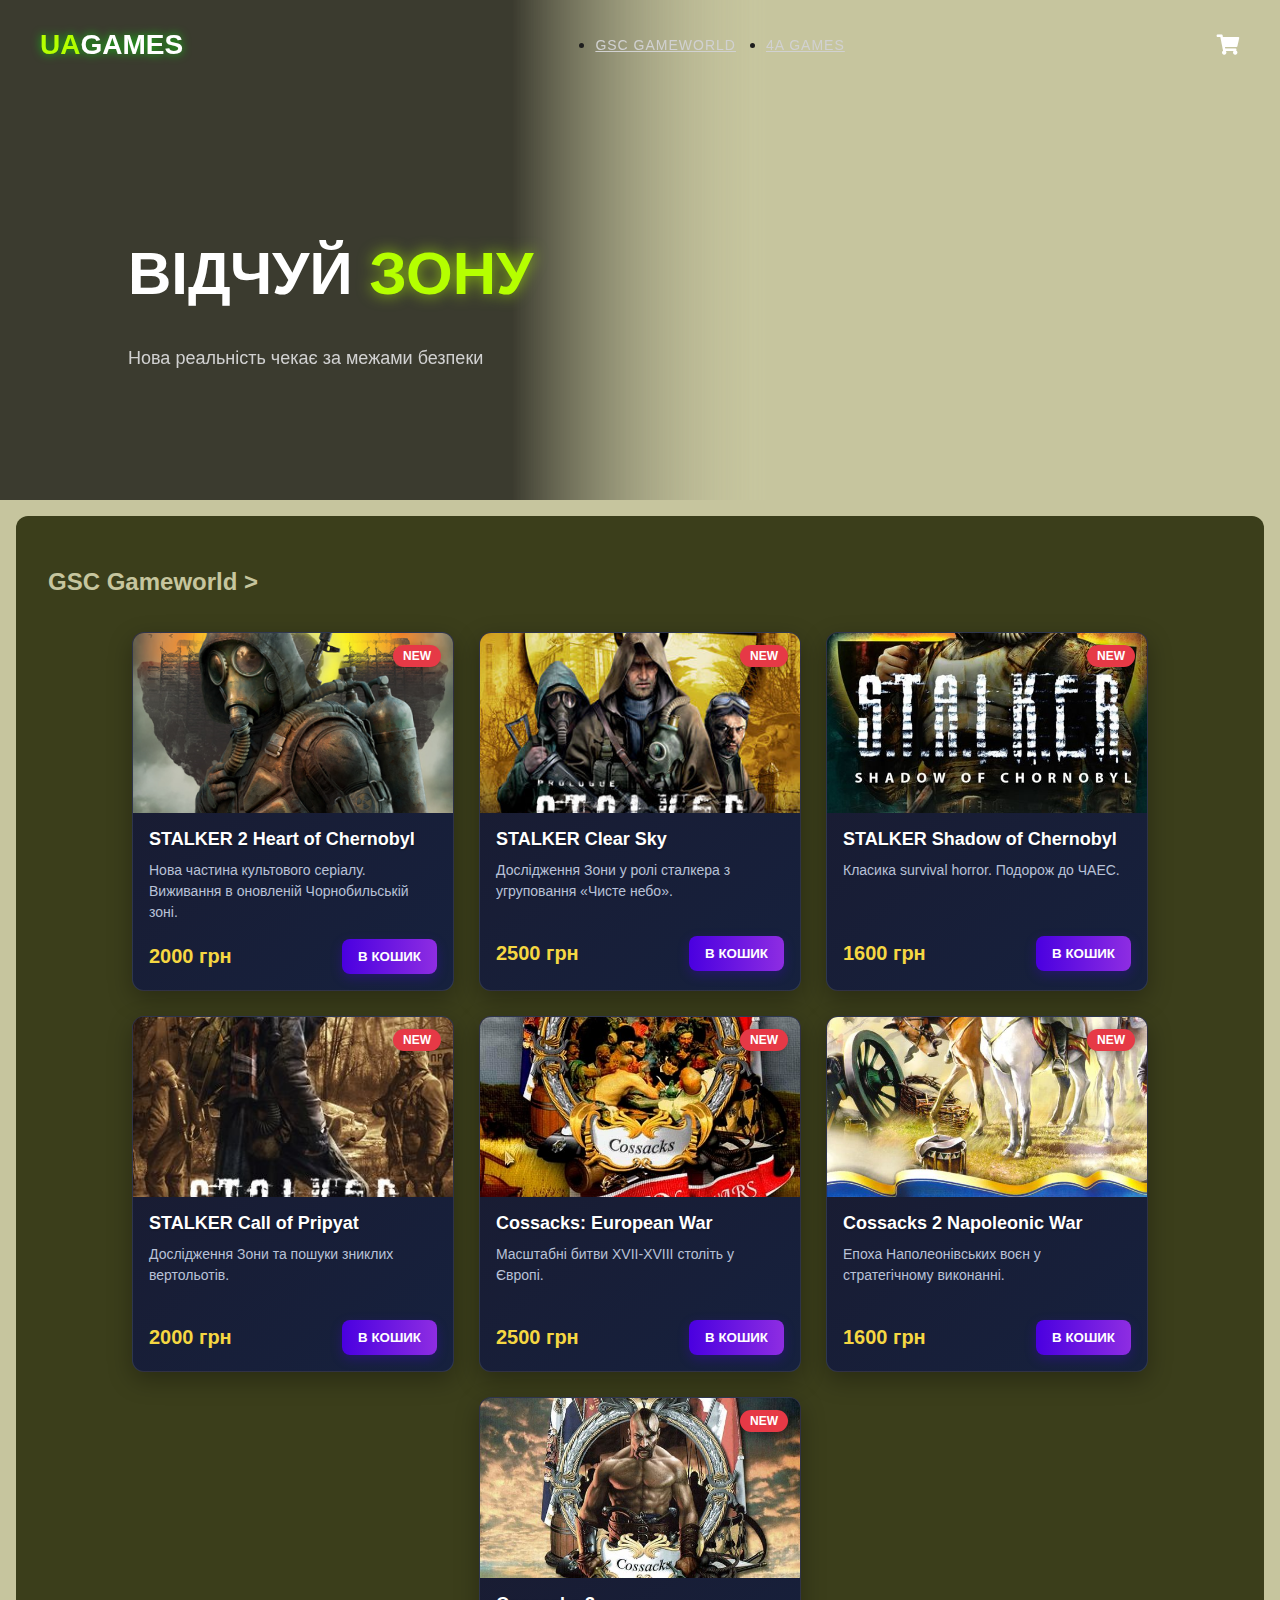
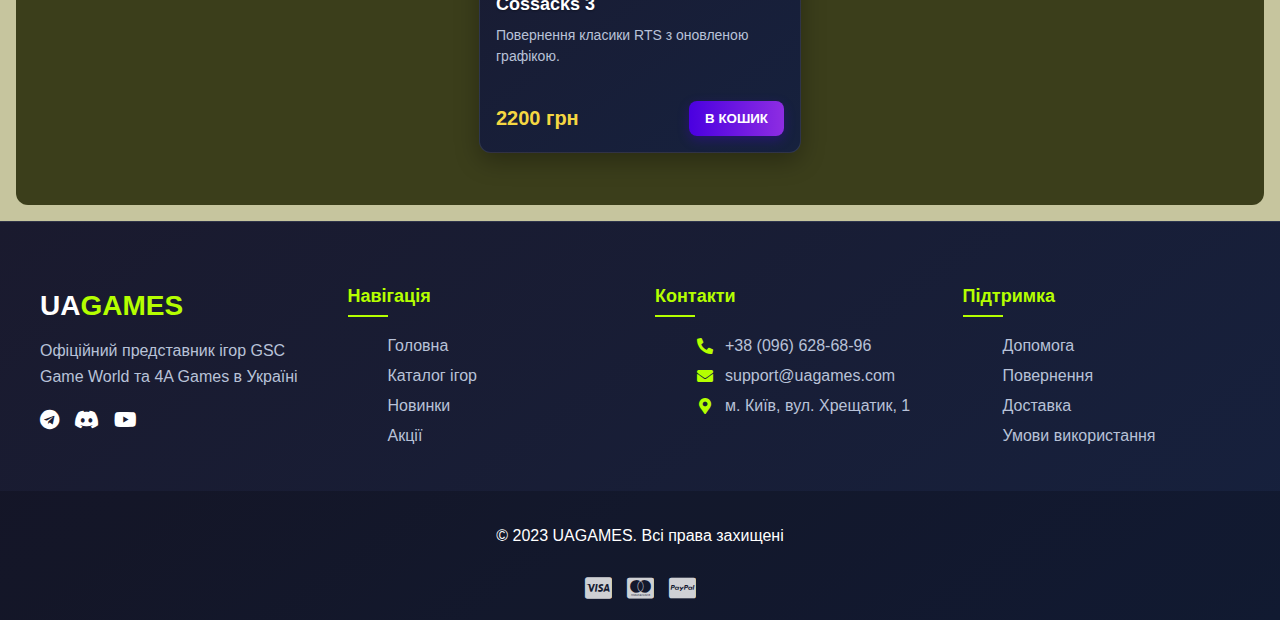
<file: index.html>
<!DOCTYPE html>
<html lang="en">
<head>
  <meta charset="UTF-8" />
  <meta name="viewport" content="width=device-width, initial-scale=1.0" />
  <title>UaGames</title>
  <link rel="stylesheet" href="css/styles.css" />
  <link rel="stylesheet" href="https://cdnjs.cloudflare.com/ajax/libs/font-awesome/6.4.0/css/all.min.css">
  <link rel="stylesheet" href="https://cdnjs.cloudflare.com/ajax/libs/font-awesome/5.15.3/css/all.min.css">
</head>
<body>
  <header class="stalker-header">
    <div class="header-overlay"></div>
    <nav>
      <div class="logo">
        <span>UA</span>GAMES
      </div>
      <ul class="nav-links">
        <li><a href="#" class="nav-link">GSC Gameworld</a></li>
        <li><a href="#" class="nav-link">4A Games</a></li>
      </ul>
      <div id="cart" class="cart">
        <i class="fas fa-shopping-cart"></i>
        <span class="cart-counter">0</span>
      </div>
    </nav>
    <div class="header-content">
      <h1 class="header-title">ВІДЧУЙ <span>ЗОНУ</span></h1>
      <p class="header-subtitle">Нова реальність чекає за межами безпеки</p>
    </div>
  </header>

  <main>
    <section class="game-section">
      <h2>GSC Gameworld ></h2>
      <div class="game-grid products-list">
        
      </div>
    </section>
  </main>

  <footer class="game-footer">
    <div class="footer-container">
      <div class="footer-section">
        <h3 class="footer-logo">UA<span>GAMES</span></h3>
        <p class="footer-about">Офіційний представник ігор GSC Game World та 4A Games в Україні</p>
        <div class="social-links">
          <a href="#" class="social-icon"><i class="fab fa-telegram"></i></a>
          <a href="#" class="social-icon"><i class="fab fa-discord"></i></a>
          <a href="#" class="social-icon"><i class="fab fa-youtube"></i></a>
        </div>
      </div>
  
      <div class="footer-section">
        <h4 class="footer-title">Навігація</h4>
        <ul class="footer-links">
          <li><a href="#">Головна</a></li>
          <li><a href="#">Каталог ігор</a></li>
          <li><a href="#">Новинки</a></li>
          <li><a href="#">Акції</a></li>
        </ul>
      </div>
  
      <div class="footer-section">
        <h4 class="footer-title">Контакти</h4>
        <ul class="footer-contacts">
          <li><i class="fas fa-phone-alt"></i> +38 (096) 628-68-96</li>
          <li><i class="fas fa-envelope"></i> support@uagames.com</li>
          <li><i class="fas fa-map-marker-alt"></i> м. Київ, вул. Хрещатик, 1</li>
        </ul>
      </div>
  
      <div class="footer-section">
        <h4 class="footer-title">Підтримка</h4>
        <ul class="footer-links">
          <li><a href="#">Допомога</a></li>
          <li><a href="#">Повернення</a></li>
          <li><a href="#">Доставка</a></li>
          <li><a href="#">Умови використання</a></li>
        </ul>
      </div>
    </div>
  
    <div class="footer-bottom">
      <p>© 2023 UAGAMES. Всі права захищені</p>
      <div class="payment-methods">
        <i class="fab fa-cc-visa"></i>
        <i class="fab fa-cc-mastercard"></i>
        <i class="fab fa-cc-paypal"></i>
      </div>
    </div>
  </footer>
</body>
<script src="js/script.js"></script>
</html>
</file>
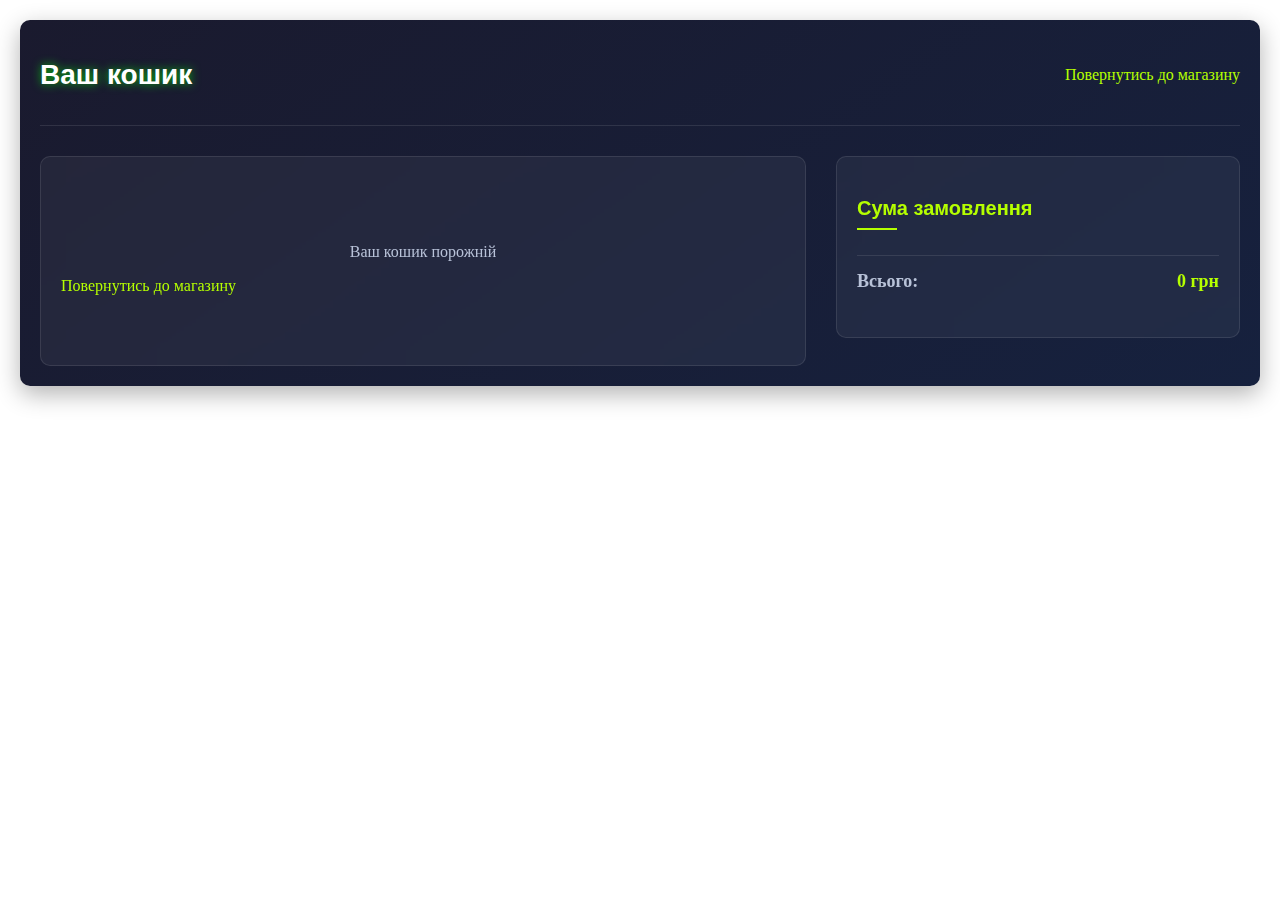
<file: cart.html>
<html lang="en">
<head>
    <meta charset="UTF-8">
    <meta name="viewport" content="width=device-width, initial-scale=1.0">
    <title>Document</title>
    <link rel="stylesheet" href="css/style2.css">
</head>
<body>
    <div class="container">
        <div class="cart-header">
            <h1 class="cart-title">Ваш кошик</h1>
            <a href="index.html" class="back-to-shop">
                <i class="fas fa-arrow-left"></i>
                Повернутись до магазину
            </a>
        </div>

        <div class="cart-content">
            <div class="cart-items">
                <div class="cart-items-list"></div>
                
                <div class="order" style="display: none;">
                    <h2 class="order-title">Оформлення замовлення</h2>
                    <form class="order-form" id="orderForm">
                        <div class="form-group">
                            <label for="name">Ім'я*</label>
                            <input type="text" id="name" required>
                        </div>
                        <div class="form-group">
                            <label for="phone">Телефон*</label>
                            <input type="tel" id="phone" required pattern="[0-9]{10}">
                        </div>
                        <div class="form-group full-width">
                            <label for="address">Адреса доставки*</label>
                            <input type="text" id="address" required>
                        </div>
                        <div class="form-group full-width">
                            <label for="notes">Примітки</label>
                            <textarea id="notes"></textarea>
                        </div>
                        <button type="submit" class="cart-btn-form margin-y">Підтвердити замовлення</button>
                    </form>
                </div>
            </div>

            <div class="cart-summary">
                <h3 class="summary-title">Сума замовлення</h3>
                <div class="cart-total">
                    <span class="total-label">Всього:</span>
                    <span class="total-amount">0 грн</span>
                </div>
                <button id="orderBtn">Оформити замовлення</button>
            </div>
        </div>
    </div>
</body>
<script src="js/cart.js"></script>
</html>
</file>
<file: css/styles.css>
body {
  margin: 0;
  font-family: Arial, sans-serif;
  background-color: #c6c59e;
  color: #1d1d1d;
}

.stalker-header {
  position: relative;
  height: 500px;
  background: url('https://cdnb.artstation.com/p/assets/images/images/046/260/241/large/_nekkko_-.jpg?1644678426') no-repeat center center;
  background-size: cover;
  overflow: hidden;
  display: flex;
  flex-direction: column;
}

.header-overlay {
  position: absolute;
  top: 0;
  left: 0;
  width: 100%;
  height: 100%;
  background: linear-gradient(90deg, rgba(0,0,0,0.7) 40%, transparent 60%);
  backdrop-filter: blur(5px);
  
  
  mask: linear-gradient(90deg, #000 40%, transparent 60%);
  -webkit-mask: linear-gradient(90deg, #000 40%, transparent 60%);
}

nav {
  display: flex;
  justify-content: space-between;
  align-items: center;
  padding: 20px 40px;
  position: relative;
  z-index: 2;
}

.logo {
  font-family: 'Orbitron', sans-serif;
  font-size: 28px;
  font-weight: 700;
  color: #fff;
  text-shadow: 0 0 10px rgba(0,255,0,0.7);
}

.logo span {
  color: #b5ff00;
}

.nav-links {
  display: flex;
  gap: 30px;
}

.nav-link {
  color: #d1d1d1;
  font-weight: 500;
  text-transform: uppercase;
  font-size: 14px;
  letter-spacing: 1px;
  transition: all 0.3s ease;
  position: relative;
}

.nav-link:hover {
  color: #b5ff00;
  text-shadow: 0 0 8px rgba(181, 255, 0, 0.5);
}

.nav-link::after {
  content: '';
  position: absolute;
  bottom: -5px;
  left: 0;
  width: 0;
  height: 2px;
  background: #b5ff00;
  transition: width 0.3s ease;
}

.nav-link:hover::after {
  width: 100%;
}

.cart {
  position: relative;
  color: white;
  font-size: 20px;
  cursor: pointer;
}

.cart-counter {
  position: absolute;
  top: -10px;
  right: -10px;
  background: #e63946;
  color: white;
  border-radius: 50%;
  width: 20px;
  height: 20px;
  display: none;
  align-items: center;
  justify-content: center;
  font-size: 12px;
  font-weight: bold;
}

.header-content {
  flex: 1;
  display: flex;
  flex-direction: column;
  justify-content: center;
  padding: 0 10%;
  position: relative;
  z-index: 2;
  max-width: 50%;
}

.header-title {
  font-family: 'Orbitron', sans-serif;
  font-size: 60px;
  color: white;
  margin-bottom: 20px;
  text-transform: uppercase;
  line-height: 1.1;
}

.header-title span {
  color: #b5ff00;
  text-shadow: 0 0 15px rgba(181, 255, 0, 0.7);
}

.header-subtitle {
  color: #d1d1d1;
  font-size: 18px;
  max-width: 500px;
  line-height: 1.5;
}

@media (max-width: 768px) {
  .stalker-header {
    height: 400px;
  }
  
  .header-overlay {
    background: linear-gradient(90deg, rgba(0,0,0,0.8) 100%, transparent 0%);
    mask: none;
    -webkit-mask: none;

  }
  
  .header-content {
    max-width: 100%;
    padding: 0 20px;
  }
  
  .header-title {
    font-size: 40px;
  }
  
  nav {
    padding: 15px 20px;
  }
  
  .nav-links {
    display: none;
  }
}

.game-section {
  background-color: #3b3e1b;
  padding: 2rem;
  margin: 1rem;
  border-radius: 12px;
}

.game-section h2 {
  color: #c6c59e;
  margin-bottom: 1rem;
}

.game-grid.products-list {
  display: flex;
  flex-wrap: wrap;
  gap: 25px;
  padding: 20px;
  justify-content: center;
  max-width: 1400px;
  margin: 0 auto;
}

@media (max-width: 992px) {
  .game-grid.products-list {
    gap: 20px;
    padding: 15px;
  }
}

@media (max-width: 768px) {
  .game-grid.products-list {
    gap: 15px;
  }
}

@media (max-width: 576px) {
  .game-grid.products-list {
    gap: 12px;
    padding: 10px;
  }
}
.game-product-card {
  background: linear-gradient(145deg, #1a1a2e 0%, #16213e 100%);
  border-radius: 12px;
  overflow: hidden;
  box-shadow: 0 8px 24px rgba(0, 0, 0, 0.3);
  border: 1px solid rgba(255, 255, 255, 0.1);
  transition: transform 0.3s ease, box-shadow 0.3s ease;
  color: #fff;
  font-family: 'Segoe UI', Tahoma, Geneva, Verdana, sans-serif;
  position: relative;
  flex: 1 1 280px; /* Мінімальна ширина 280px */
  max-width: 320px; /* Максимальна ширина */
}
@media (max-width: 768px) {
  .game-product-card {
    flex: 1 1 240px;
    max-width: 100%;
  }
}

.game-product-card:hover {
  transform: translateY(-5px);
  box-shadow: 0 12px 28px rgba(0, 0, 0, 0.4);
}

.game-product-image-wrapper {
  position: relative;
  overflow: hidden;
  height: 180px;
}

.game-product-image {
  width: 100%;
  height: 100%;
  object-fit: cover;
  transition: transform 0.5s ease;
}

.game-product-card:hover .game-product-image {
  transform: scale(1.05);
}

.game-product-badge {
  position: absolute;
  top: 12px;
  right: 12px;
  background: #e63946;
  color: white;
  padding: 4px 10px;
  border-radius: 20px;
  font-size: 12px;
  font-weight: bold;
  text-transform: uppercase;
  box-shadow: 0 2px 8px rgba(0, 0, 0, 0.3);
}

.game-product-content {
  padding: 16px;
}

.game-product-title {
  margin: 0 0 10px 0;
  font-size: 18px;
  font-weight: 700;
  color: #fff;
  text-shadow: 0 1px 2px rgba(0, 0, 0, 0.3);
}

.game-product-description {
  font-size: 14px;
  color: #b8c2d8;
  margin-bottom: 16px;
  line-height: 1.5;
  min-height: 60px;
}

.game-product-footer {
  display: flex;
  justify-content: space-between;
  align-items: center;
}

.game-product-price {
  display: flex;
  align-items: center;
  font-size: 20px;
  font-weight: bold;
  color: #f5d742;
}

.game-product-price svg {
  margin-right: 6px;
}

.game-product-button {
  background: linear-gradient(90deg, #4a00e0 0%, #8e2de2 100%);
  border: none;
  color: white;
  padding: 10px 16px;
  border-radius: 8px;
  font-weight: 600;
  cursor: pointer;
  display: flex;
  align-items: center;
  gap: 8px;
  transition: all 0.3s ease;
  box-shadow: 0 4px 12px rgba(74, 0, 224, 0.3);
}

.game-product-button:hover {
  background: linear-gradient(90deg, #8e2de2 0%, #4a00e0 100%);
  transform: translateY(-2px);
  box-shadow: 0 6px 16px rgba(74, 0, 224, 0.4);
}

.game-product-button:active {
  transform: translateY(0);
}

.game-product-button svg {
  stroke: white;
}

.game-footer {
  background: linear-gradient(145deg, #1a1a2e 0%, #16213e 100%);
  color: #fff;
  padding: 40px 0 0;
  font-family: 'Segoe UI', Tahoma, Geneva, Verdana, sans-serif;
  border-top: 1px solid rgba(255, 255, 255, 0.1);
}

.footer-container {
  display: flex;
  flex-wrap: wrap;
  justify-content: space-between;
  max-width: 1200px;
  margin: 0 auto;
  padding: 0 20px;
  gap: 30px;
}

.footer-section {
  flex: 1;
  min-width: 200px;
  margin-bottom: 30px;
}

.footer-logo {
  font-size: 28px;
  font-weight: 700;
  margin-bottom: 15px;
  color: #fff;
}

.footer-logo span {
  color: #b5ff00;
}

.footer-about {
  color: #b8c2d8;
  line-height: 1.6;
  margin-bottom: 20px;
}

.social-links {
  display: flex;
  gap: 15px;
}

.social-icon {
  color: #fff;
  font-size: 20px;
  transition: all 0.3s ease;
}

.social-icon:hover {
  color: #b5ff00;
  transform: translateY(-3px);
}

.footer-title {
  font-size: 18px;
  font-weight: 600;
  margin-bottom: 20px;
  color: #b5ff00;
  position: relative;
  padding-bottom: 10px;
}

.footer-title::after {
  content: '';
  position: absolute;
  bottom: 0;
  left: 0;
  width: 40px;
  height: 2px;
  background: #b5ff00;
}

.footer-links li, .footer-contacts li {
  margin-bottom: 12px;
  list-style: none;
}

.footer-links a, .footer-contacts li {
  color: #b8c2d8;
  text-decoration: none;
  transition: all 0.3s ease;
  display: flex;
  align-items: center;
}

.footer-links a:hover {
  color: #b5ff00;
  padding-left: 5px;
}

.footer-contacts i {
  margin-right: 10px;
  color: #b5ff00;
  width: 20px;
  text-align: center;
}

.footer-bottom {
  background: rgba(0, 0, 0, 0.2);
  padding: 20px;
  text-align: center;
  display: flex;
  flex-direction: column;
  align-items: center;
  gap: 15px;
}

.payment-methods {
  display: flex;
  gap: 15px;
  font-size: 24px;
}

.payment-methods i {
  opacity: 0.8;
  transition: all 0.3s ease;
}

.payment-methods i:hover {
  opacity: 1;
  color: #b5ff00;
}

@media (max-width: 768px) {
  .footer-container {
    flex-direction: column;
    gap: 20px;
  }
  
  .footer-section {
    min-width: 100%;
  }
}
/* Стилі для сповіщення */
.cart-notification {
  position: fixed;
  bottom: 20px;
  left: 50%;
  transform: translateX(-50%) translateY(100px);
  background: #2a9365;
  color: white;
  padding: 12px 24px;
  border-radius: 4px;
  box-shadow: 0 3px 10px rgba(0,0,0,0.2);
  z-index: 1000;
  opacity: 0;
  transition: all 0.3s ease;
}

.cart-notification.show {
  transform: translateX(-50%) translateY(0);
  opacity: 1;
}

/* Стилі для кнопки кошика */
.cart-btn {
  transition: all 0.3s ease;
}

.cart-btn span {
  margin-right: 5px;
}

/* Лічильник кошика */
.cart-counter {
  position: absolute;
  top: -8px;
  right: -8px;
  background: #e63946;
  color: white;
  border-radius: 50%;
  width: 20px;
  height: 20px;
  display: none;
  align-items: center;
  justify-content: center;
  font-size: 12px;
  font-weight: bold;
}
</file>
<file: css/style2.css>
.container {
    max-width: 1200px;
    margin: 0 auto;
    padding: 20px;
    background: linear-gradient(145deg, #1a1a2e 0%, #16213e 100%);
    color: #fff;
    border-radius: 10px;
    box-shadow: 0 8px 24px rgba(0, 0, 0, 0.3);
    margin-top: 20px;
    margin-bottom: 20px;
}

.cart-header {
    display: flex;
    justify-content: space-between;
    align-items: center;
    margin-bottom: 30px;
    padding-bottom: 15px;
    border-bottom: 1px solid rgba(255, 255, 255, 0.1);
}

.cart-title {
    font-size: 28px;
    font-weight: 700;
    color: #fff;
    text-shadow: 0 0 10px rgba(0, 255, 0, 0.7);
    font-family: 'Orbitron', sans-serif;
}

.back-to-shop {
    color: #b5ff00;
    text-decoration: none;
    display: flex;
    align-items: center;
    gap: 8px;
    font-weight: 500;
    transition: all 0.3s ease;
}

.back-to-shop:hover {
    color: #fff;
    transform: translateX(-5px);
}

.cart-content {
    display: flex;
    gap: 30px;
}

.cart-items {
    flex: 2;
    background: rgba(255, 255, 255, 0.05);
    border-radius: 10px;
    padding: 20px;
    backdrop-filter: blur(10px);
    border: 1px solid rgba(255, 255, 255, 0.1);
}

.cart-item {
    display: flex;
    justify-content: space-between;
    align-items: center;
    padding: 15px 0;
    border-bottom: 1px solid rgba(255, 255, 255, 0.1);
    transition: all 0.3s ease;
}

.cart-item:hover {
    background: rgba(255, 255, 255, 0.03);
}

.cart-item-info {
    flex: 2;
}

.cart-item-title {
    font-weight: 500;
    color: #fff;
    margin-bottom: 5px;
}

.cart-item-meta {
    color: #b8c2d8;
    font-size: 14px;
}

.cart-item-total {
    font-weight: 700;
    color: #b5ff00;
    font-size: 18px;
}

.empty-cart {
    text-align: center;
    padding: 50px 0;
    color: #b8c2d8;
}

.empty-cart i {
    font-size: 50px;
    margin-bottom: 20px;
    color: rgba(255, 255, 255, 0.2);
}

.cart-summary {
    flex: 1;
    background: rgba(255, 255, 255, 0.05);
    border-radius: 10px;
    padding: 20px;
    backdrop-filter: blur(10px);
    border: 1px solid rgba(255, 255, 255, 0.1);
    height: fit-content;
}

.summary-title {
    font-size: 20px;
    font-weight: 700;
    margin-bottom: 20px;
    color: #b5ff00;
    font-family: 'Orbitron', sans-serif;
    position: relative;
    padding-bottom: 10px;
}

.summary-title::after {
    content: '';
    position: absolute;
    bottom: 0;
    left: 0;
    width: 40px;
    height: 2px;
    background: #b5ff00;
}

.cart-total {
    display: flex;
    justify-content: space-between;
    font-size: 18px;
    font-weight: 700;
    margin: 25px 0;
    padding-top: 15px;
    border-top: 1px solid rgba(255, 255, 255, 0.1);
}

.total-label {
    color: #b8c2d8;
}

.total-amount {
    color: #b5ff00;
}

#orderBtn {
    width: 100%;
    padding: 12px;
    background: linear-gradient(90deg, #4a00e0 0%, #8e2de2 100%);
    color: white;
    border: none;
    border-radius: 8px;
    font-size: 16px;
    font-weight: 600;
    cursor: pointer;
    transition: all 0.3s ease;
    box-shadow: 0 4px 12px rgba(74, 0, 224, 0.3);
}

#orderBtn:hover {
    background: linear-gradient(90deg, #8e2de2 0%, #4a00e0 100%);
    transform: translateY(-2px);
    box-shadow: 0 6px 16px rgba(74, 0, 224, 0.4);
}

.order {
    margin-top: 30px;
    background: rgba(255, 255, 255, 0.05);
    border-radius: 10px;
    padding: 20px;
    backdrop-filter: blur(10px);
    border: 1px solid rgba(255, 255, 255, 0.1);
}

.order-title {
    font-size: 20px;
    font-weight: 700;
    margin-bottom: 20px;
    color: #b5ff00;
    font-family: 'Orbitron', sans-serif;
}

.order-form {
    display: grid;
    grid-template-columns: 1fr 1fr;
    gap: 15px;
}

.form-group {
    margin-bottom: 15px;
}

.form-group.full-width {
    grid-column: span 2;
}

label {
    display: block;
    margin-bottom: 5px;
    font-weight: 500;
    color: #b8c2d8;
}

input, textarea {
    width: 100%;
    padding: 12px;
    background: rgba(255, 255, 255, 0.1);
    border: 1px solid rgba(255, 255, 255, 0.2);
    border-radius: 5px;
    font-size: 16px;
    color: #fff;
    transition: all 0.3s ease;
}

input:focus, textarea:focus {
    outline: none;
    border-color: #b5ff00;
    box-shadow: 0 0 0 2px rgba(181, 255, 0, 0.2);
}

textarea {
    min-height: 100px;
    resize: vertical;
}

.cart-btn-form {
    grid-column: span 2;
    padding: 12px;
    background: linear-gradient(90deg, #4a00e0 0%, #8e2de2 100%);
    color: white;
    border: none;
    border-radius: 8px;
    font-size: 16px;
    font-weight: 600;
    cursor: pointer;
    transition: all 0.3s ease;
    box-shadow: 0 4px 12px rgba(74, 0, 224, 0.3);
}

.cart-btn-form:hover {
    background: linear-gradient(90deg, #8e2de2 0%, #4a00e0 100%);
    transform: translateY(-2px);
    box-shadow: 0 6px 16px rgba(74, 0, 224, 0.4);
}

/* Адаптація для мобільних пристроїв */
@media (max-width: 768px) {
    .cart-content {
        flex-direction: column;
    }
    
    .order-form {
        grid-template-columns: 1fr;
    }
    
    .form-group.full-width {
        grid-column: span 1;
    }
    
    .cart-btn-form {
        grid-column: span 1;
    }
}
</file>
